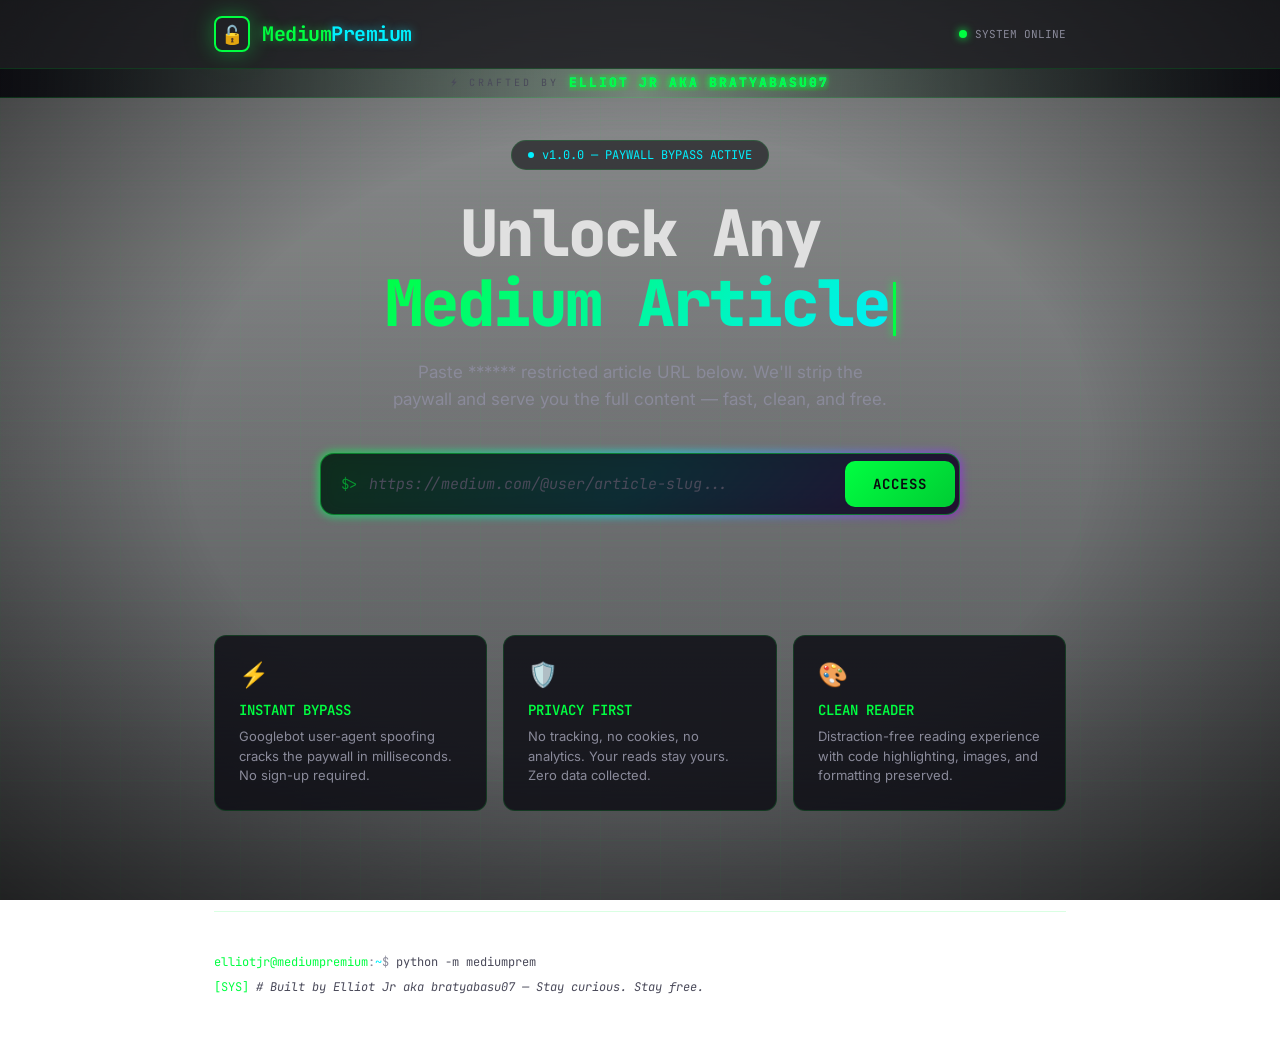
<file: templates/index.html>
<!DOCTYPE html>
<html lang="en">
<head>
  <meta charset="UTF-8">
  <meta name="viewport" content="width=device-width, initial-scale=1.0">
  <title>MediumPremium — Unlock Any Medium Article</title>
  <meta name="description" content="Bypass Medium paywall. Read any premium article for free. Futuristic. Fast. Free.">
  <meta name="author" content="Elliot Jr aka bratyabasu07">
  <link rel="preconnect" href="https://fonts.googleapis.com">
  <link rel="preconnect" href="https://fonts.gstatic.com" crossorigin>
  <link href="https://fonts.googleapis.com/css2?family=Inter:wght@400;500;600;700;800&family=JetBrains+Mono:wght@400;500;600;700;800&display=swap" rel="stylesheet">
  <link rel="stylesheet" href="/static/css/style.css">
  <link rel="icon" href="data:image/svg+xml,<svg xmlns='http://www.w3.org/2000/svg' viewBox='0 0 100 100'><text y='.9em' font-size='90'>🔓</text></svg>">
</head>
<body>
  <!-- GIF Background -->
  <div class="bg-gif"></div>
  <div class="bg-gif-overlay"></div>

  <!-- Effects -->
  <canvas id="matrix-rain"></canvas>
  <div class="scanlines"></div>
  <div class="grid-bg"></div>
  <div class="vignette"></div>

  <!-- Loading Overlay -->
  <div id="loading-overlay" class="loading-overlay">
    <div style="font-size: 32px;">🔓</div>
    <div class="loading-text">BYPASSING PAYWALL...</div>
    <div class="loading-bar"><div class="loading-bar-fill"></div></div>
  </div>

  <!-- Nav -->
  <nav class="nav">
    <div class="nav-inner">
      <a href="/" class="logo">
        <div class="logo-icon">🔓</div>
        <div class="logo-text">Medium<span>Premium</span></div>
      </a>
      <div class="nav-status">
        <div class="status-dot"></div>
        <span>SYSTEM ONLINE</span>
      </div>
    </div>
  </nav>

  <!-- Creator Banner -->
  <div class="creator-banner">
    <span class="creator-label">⚡ CRAFTED BY</span>
    <span class="creator-name" data-text="ELLIOT JR aka bratyabasu07">ELLIOT JR aka bratyabasu07</span>
  </div>

  <!-- Hero -->
  <div class="container">
    <section class="hero">
      <div class="hero-badge">
        <div class="badge-dot"></div>
        v1.0.0 — PAYWALL BYPASS ACTIVE
      </div>

      <h1>
        <span class="line1 glitch-text">Unlock Any</span><br>
        <span class="line2">Medium Article<span class="cursor"></span></span>
      </h1>

      <p class="hero-sub">
        Paste ****** restricted article URL below. We'll strip the paywall and serve you the full content — fast, clean, and free.
      </p>

      <!-- Input -->
      <div class="input-section">
        <form id="url-form" autocomplete="off">
          <div class="input-wrapper">
            <div class="input-glow"></div>
            <div class="input-box">
              <span class="input-prefix">$&gt;</span>
              <input
                type="url"
                id="url-input"
                class="url-input"
                placeholder="https://medium.com/@user/article-slug..."
                spellcheck="false"
              >
              <button type="submit" id="submit-btn" class="submit-btn">
                <span class="btn-text">ACCESS</span>
                <span class="btn-loader"><div class="spinner"></div></span>
              </button>
            </div>
          </div>
        </form>
        <div id="error-msg" class="error-msg"></div>
      </div>
    </section>

    <!-- Features -->
    <section class="features">
      <div class="feature-card">
        <div class="feature-icon">⚡</div>
        <h3>INSTANT BYPASS</h3>
        <p>Googlebot user-agent spoofing cracks the paywall in milliseconds. No sign-up required.</p>
      </div>
      <div class="feature-card">
        <div class="feature-icon">🛡️</div>
        <h3>PRIVACY FIRST</h3>
        <p>No tracking, no cookies, no analytics. Your reads stay yours. Zero data collected.</p>
      </div>
      <div class="feature-card">
        <div class="feature-icon">🎨</div>
        <h3>CLEAN READER</h3>
        <p>Distraction-free reading experience with code highlighting, images, and formatting preserved.</p>
      </div>
    </section>

    <!-- Terminal Footer -->
    <footer class="terminal-footer">
      <div class="terminal-line">
        <span class="prompt">elliotjr@mediumpremium</span><span class="cmd">:</span><span class="flag">~</span><span class="cmd">$ </span><span class="terminal-cmd-typing"></span>
      </div>
      <div class="terminal-line" style="margin-top: 4px;">
        <span class="prompt">[SYS]</span> <span class="comment"># Built by Elliot Jr aka bratyabasu07 — Stay curious. Stay free.</span>
      </div>
    </footer>
  </div>

  <script src="/static/js/app.js"></script>
</body>
</html>
</file>
<file: static/css/style.css>
/* ═══════════════════════════════════════════════════════════════
   MEDIUMPREMIUM — FUTURISTIC HACKER UI
   Author: Elliot Jr aka bratyabasu07
   ═══════════════════════════════════════════════════════════════ */

:root {
  --bg-primary: #0a0a0f;
  --bg-secondary: #0d0d14;
  --bg-card: rgba(13, 13, 20, 0.85);
  --bg-glass: rgba(10, 10, 15, 0.6);
  --neon-green: #00ff41;
  --neon-cyan: #00f0ff;
  --neon-purple: #b400ff;
  --neon-pink: #ff006e;
  --neon-amber: #ffb000;
  --text-primary: #e0e0e0;
  --text-secondary: #8a8a9a;
  --text-dim: #4a4a5a;
  --border-color: rgba(0, 255, 65, 0.15);
  --border-glow: rgba(0, 255, 65, 0.4);
  --glow-green: 0 0 20px rgba(0, 255, 65, 0.3), 0 0 40px rgba(0, 255, 65, 0.1);
  --glow-cyan: 0 0 20px rgba(0, 240, 255, 0.3), 0 0 40px rgba(0, 240, 255, 0.1);
  --glow-purple: 0 0 20px rgba(180, 0, 255, 0.3);
  --font-mono: 'JetBrains Mono', 'Fira Code', 'Cascadia Code', monospace;
  --font-body: 'Inter', -apple-system, BlinkMacSystemFont, 'Segoe UI', sans-serif;
  --radius: 12px;
  --transition: 0.3s cubic-bezier(0.4, 0, 0.2, 1);
}

* { margin: 0; padding: 0; box-sizing: border-box; }

html {
  scroll-behavior: smooth;
  scrollbar-width: thin;
  scrollbar-color: var(--neon-green) var(--bg-primary);
}

::-webkit-scrollbar { width: 6px; }
::-webkit-scrollbar-track { background: var(--bg-primary); }
::-webkit-scrollbar-thumb {
  background: var(--neon-green);
  border-radius: 3px;
}

body {
  font-family: var(--font-body);
  color: var(--text-primary);
  min-height: 100vh;
  overflow-x: hidden;
  -webkit-font-smoothing: antialiased;
  position: relative;
}

/* ── GIF Background ─────────────────────────────────────────────── */
.bg-gif {
  position: fixed;
  top: 0; left: 0;
  width: 100%; height: 100%;
  z-index: 0;
  background: url('https://media4.giphy.com/media/v1.Y2lkPTc5MGI3NjExYXFvcmhjZzlqYzQ4czhwazg5eDF2b3o0ZTZhNHk2bnRqcjJobnI3OCZlcD12MV9pbnRlcm5hbF9naWZfYnlfaWQmY3Q9Zw/sOzHwf1DF8h96A5tXU/giphy.gif')
    center center / cover no-repeat;
  image-rendering: auto;
}

/* Dark overlay on top of GIF so content is readable */
.bg-gif-overlay {
  position: fixed;
  top: 0; left: 0;
  width: 100%; height: 100%;
  z-index: 0;
  background: linear-gradient(
    180deg,
    rgba(10, 10, 15, 0.45) 0%,
    rgba(10, 10, 15, 0.55) 40%,
    rgba(10, 10, 15, 0.70) 100%
  );
}

/* ── Matrix Rain Canvas ─────────────────────────────────────────── */
#matrix-rain {
  position: fixed;
  top: 0; left: 0;
  width: 100%; height: 100%;
  z-index: 1;
  opacity: 0.08;
  pointer-events: none;
}

/* ── Scan Lines Overlay ──────────────────────────────────────────── */
.scanlines {
  position: fixed;
  top: 0; left: 0;
  width: 100%; height: 100%;
  z-index: 1;
  pointer-events: none;
  background: repeating-linear-gradient(
    0deg,
    transparent,
    transparent 2px,
    rgba(0, 255, 65, 0.015) 2px,
    rgba(0, 255, 65, 0.015) 4px
  );
}

/* ── Grid Background ─────────────────────────────────────────────── */
.grid-bg {
  position: fixed;
  top: 0; left: 0;
  width: 100%; height: 100%;
  z-index: 1;
  background-image:
    linear-gradient(rgba(0, 255, 65, 0.03) 1px, transparent 1px),
    linear-gradient(90deg, rgba(0, 255, 65, 0.03) 1px, transparent 1px);
  background-size: 60px 60px;
  pointer-events: none;
}

/* ── Layout ──────────────────────────────────────────────────────── */
.container {
  position: relative;
  z-index: 2;
  max-width: 900px;
  margin: 0 auto;
  padding: 0 24px;
}

/* ── Header / Nav ───────────────────────────────────────────────── */
.nav {
  position: fixed;
  top: 0; left: 0; right: 0;
  z-index: 100;
  padding: 16px 0;
  backdrop-filter: blur(20px) saturate(180%);
  background: rgba(10, 10, 15, 0.7);
  border-bottom: 1px solid var(--border-color);
  transition: var(--transition);
}

/* ── Creator Banner ─────────────────────────────────────────────── */
.creator-banner {
  position: fixed;
  top: 68px;
  left: 0; right: 0;
  z-index: 99;
  display: flex;
  align-items: center;
  justify-content: center;
  gap: 10px;
  padding: 6px 0;
  background: linear-gradient(90deg,
    rgba(10, 10, 15, 0.95) 0%,
    rgba(0, 255, 65, 0.06) 50%,
    rgba(10, 10, 15, 0.95) 100%);
  border-bottom: 1px solid rgba(0, 255, 65, 0.15);
  backdrop-filter: blur(12px);
}

.creator-label {
  font-family: var(--font-mono);
  font-size: 10px;
  letter-spacing: 3px;
  color: var(--text-dim);
  text-transform: uppercase;
}

.creator-name {
  position: relative;
  font-family: var(--font-mono);
  font-size: 13px;
  font-weight: 800;
  letter-spacing: 2px;
  text-transform: uppercase;
  color: var(--neon-green);
  text-shadow:
    0 0 7px rgba(0, 255, 65, 0.6),
    0 0 20px rgba(0, 255, 65, 0.3),
    0 0 40px rgba(0, 255, 65, 0.15);
  animation: creator-glow 3s ease-in-out infinite, creator-glitch 5s ease-in-out infinite;
}

/* Glitch pseudo-elements */
.creator-name::before,
.creator-name::after {
  content: attr(data-text);
  position: absolute;
  top: 0; left: 0;
  width: 100%; height: 100%;
  overflow: hidden;
}

.creator-name::before {
  color: var(--neon-cyan);
  z-index: -1;
  animation: creator-glitch-1 3s infinite linear alternate-reverse;
}

.creator-name::after {
  color: var(--neon-pink);
  z-index: -2;
  animation: creator-glitch-2 2s infinite linear alternate-reverse;
}

@keyframes creator-glow {
  0%, 100% {
    text-shadow:
      0 0 7px rgba(0, 255, 65, 0.6),
      0 0 20px rgba(0, 255, 65, 0.3);
  }
  50% {
    text-shadow:
      0 0 10px rgba(0, 255, 65, 0.8),
      0 0 30px rgba(0, 255, 65, 0.5),
      0 0 60px rgba(0, 255, 65, 0.2);
  }
}

@keyframes creator-glitch {
  0%, 90%, 100% { opacity: 1; }
  91% { opacity: 0.8; transform: translateX(-2px); }
  92% { opacity: 1; transform: translateX(0); }
  93% { opacity: 0.8; transform: translateX(2px) skewX(-1deg); }
  94% { opacity: 1; transform: translateX(0) skewX(0); }
}

@keyframes creator-glitch-1 {
  0%, 95% { clip-path: inset(0 0 0 0); transform: translate(0); }
  96% { clip-path: inset(20% 0 50% 0); transform: translate(-3px, 0); }
  97% { clip-path: inset(60% 0 10% 0); transform: translate(3px, 0); }
  98% { clip-path: inset(40% 0 30% 0); transform: translate(-2px, 0); }
  100% { clip-path: inset(0 0 0 0); transform: translate(0); }
}

@keyframes creator-glitch-2 {
  0%, 93% { clip-path: inset(0 0 0 0); transform: translate(0); }
  94% { clip-path: inset(30% 0 40% 0); transform: translate(2px, 0); }
  95% { clip-path: inset(10% 0 70% 0); transform: translate(-2px, 0); }
  96% { clip-path: inset(50% 0 20% 0); transform: translate(1px, 0); }
  100% { clip-path: inset(0 0 0 0); transform: translate(0); }
}

.nav-inner {
  max-width: 900px;
  margin: 0 auto;
  padding: 0 24px;
  display: flex;
  align-items: center;
  justify-content: space-between;
}

.logo {
  display: flex;
  align-items: center;
  gap: 12px;
  text-decoration: none;
}

.logo-icon {
  width: 36px; height: 36px;
  border: 2px solid var(--neon-green);
  border-radius: 8px;
  display: flex;
  align-items: center;
  justify-content: center;
  font-size: 18px;
  color: var(--neon-green);
  box-shadow: var(--glow-green);
  animation: pulse-glow 3s ease-in-out infinite;
}

.logo-text {
  font-family: var(--font-mono);
  font-size: 20px;
  font-weight: 700;
  color: var(--neon-green);
  text-shadow: 0 0 10px rgba(0, 255, 65, 0.5);
  letter-spacing: -0.5px;
}

.logo-text span {
  color: var(--neon-cyan);
  text-shadow: 0 0 10px rgba(0, 240, 255, 0.5);
}

.nav-status {
  display: flex;
  align-items: center;
  gap: 8px;
  font-family: var(--font-mono);
  font-size: 11px;
  color: var(--text-secondary);
}

.status-dot {
  width: 8px; height: 8px;
  background: var(--neon-green);
  border-radius: 50%;
  animation: blink 2s ease-in-out infinite;
  box-shadow: 0 0 8px var(--neon-green);
}

/* ── Hero Section ────────────────────────────────────────────────── */
.hero {
  padding: 140px 0 80px;
  text-align: center;
}

.hero-badge {
  display: inline-flex;
  align-items: center;
  gap: 8px;
  padding: 6px 16px;
  border: 1px solid var(--border-color);
  border-radius: 100px;
  font-family: var(--font-mono);
  font-size: 12px;
  color: var(--neon-cyan);
  background: var(--bg-glass);
  margin-bottom: 28px;
  animation: fadeSlideUp 0.6s ease-out;
  backdrop-filter: blur(8px);
}

.hero-badge .badge-dot {
  width: 6px; height: 6px;
  background: var(--neon-cyan);
  border-radius: 50%;
  animation: blink 1.5s ease-in-out infinite;
}

.hero h1 {
  font-family: var(--font-mono);
  font-size: clamp(36px, 6vw, 64px);
  font-weight: 800;
  line-height: 1.1;
  letter-spacing: -2px;
  margin-bottom: 20px;
  animation: fadeSlideUp 0.6s ease-out 0.1s both;
}

.hero h1 .line1 { color: var(--text-primary); }
.hero h1 .line2 {
  background: linear-gradient(135deg, var(--neon-green), var(--neon-cyan));
  -webkit-background-clip: text;
  -webkit-text-fill-color: transparent;
  background-clip: text;
}

.hero h1 .cursor {
  display: inline-block;
  width: 3px;
  height: 0.85em;
  background: var(--neon-green);
  margin-left: 4px;
  animation: cursor-blink 1s step-end infinite;
  vertical-align: middle;
  box-shadow: 0 0 8px var(--neon-green);
}

.hero-sub {
  font-size: 17px;
  color: var(--text-secondary);
  line-height: 1.6;
  max-width: 500px;
  margin: 0 auto 40px;
  animation: fadeSlideUp 0.6s ease-out 0.2s both;
}

/* ── Input Section ───────────────────────────────────────────────── */
.input-section {
  animation: fadeSlideUp 0.6s ease-out 0.3s both;
}

.input-wrapper {
  position: relative;
  max-width: 640px;
  margin: 0 auto;
}

.input-glow {
  position: absolute;
  inset: -2px;
  border-radius: 16px;
  background: linear-gradient(135deg, var(--neon-green), var(--neon-cyan), var(--neon-purple));
  opacity: 0;
  transition: opacity 0.4s ease;
  z-index: -1;
  filter: blur(4px);
}

.input-wrapper:focus-within .input-glow {
  opacity: 0.6;
}

.input-box {
  display: flex;
  align-items: center;
  background: var(--bg-card);
  border: 1px solid var(--border-color);
  border-radius: 14px;
  padding: 4px;
  transition: var(--transition);
  backdrop-filter: blur(10px);
}

.input-box:focus-within {
  border-color: var(--border-glow);
}

.input-prefix {
  padding: 0 4px 0 16px;
  font-family: var(--font-mono);
  font-size: 14px;
  color: var(--neon-green);
  opacity: 0.5;
  user-select: none;
}

.url-input {
  flex: 1;
  background: transparent;
  border: none;
  outline: none;
  padding: 16px 8px;
  font-family: var(--font-mono);
  font-size: 15px;
  color: var(--text-primary);
  caret-color: var(--neon-green);
}

.url-input::placeholder {
  color: var(--text-dim);
  font-style: italic;
}

.submit-btn {
  padding: 14px 28px;
  background: linear-gradient(135deg, var(--neon-green), #00cc33);
  color: var(--bg-primary);
  border: none;
  border-radius: 10px;
  font-family: var(--font-mono);
  font-size: 14px;
  font-weight: 700;
  cursor: pointer;
  transition: var(--transition);
  text-transform: uppercase;
  letter-spacing: 1px;
  position: relative;
  overflow: hidden;
}

.submit-btn:hover {
  box-shadow: var(--glow-green);
  transform: translateY(-1px);
}

.submit-btn:active {
  transform: translateY(0);
}

.submit-btn.loading {
  pointer-events: none;
  opacity: 0.7;
}

.submit-btn .btn-text { transition: opacity 0.2s; }
.submit-btn.loading .btn-text { opacity: 0; }
.submit-btn .btn-loader {
  position: absolute;
  inset: 0;
  display: flex;
  align-items: center;
  justify-content: center;
  opacity: 0;
  transition: opacity 0.2s;
}
.submit-btn.loading .btn-loader { opacity: 1; }

/* ── Error Message ──────────────────────────────────────────────── */
.error-msg {
  max-width: 640px;
  margin: 16px auto 0;
  padding: 12px 20px;
  background: rgba(255, 0, 110, 0.08);
  border: 1px solid rgba(255, 0, 110, 0.3);
  border-radius: 10px;
  font-family: var(--font-mono);
  font-size: 13px;
  color: var(--neon-pink);
  display: none;
  animation: shake 0.4s ease-out;
}

.error-msg.visible { display: block; }

/* ── Feature Cards ───────────────────────────────────────────────── */
.features {
  display: grid;
  grid-template-columns: repeat(auto-fit, minmax(220px, 1fr));
  gap: 16px;
  padding: 40px 0 80px;
  animation: fadeSlideUp 0.6s ease-out 0.4s both;
}

.feature-card {
  padding: 24px;
  background: var(--bg-card);
  border: 1px solid var(--border-color);
  border-radius: var(--radius);
  backdrop-filter: blur(10px);
  transition: var(--transition);
}

.feature-card:hover {
  border-color: var(--border-glow);
  transform: translateY(-4px);
  box-shadow: var(--glow-green);
}

.feature-icon {
  font-size: 24px;
  margin-bottom: 12px;
}

.feature-card h3 {
  font-family: var(--font-mono);
  font-size: 14px;
  font-weight: 600;
  color: var(--neon-green);
  margin-bottom: 8px;
}

.feature-card p {
  font-size: 13px;
  color: var(--text-secondary);
  line-height: 1.5;
}

/* ── Terminal Footer ─────────────────────────────────────────────── */
.terminal-footer {
  padding: 40px 0;
  border-top: 1px solid var(--border-color);
  margin-top: 20px;
}

.terminal-line {
  font-family: var(--font-mono);
  font-size: 12px;
  color: var(--text-dim);
  line-height: 1.8;
}

.terminal-line .prompt { color: var(--neon-green); }
.terminal-line .cmd { color: var(--text-secondary); }
.terminal-line .flag { color: var(--neon-cyan); }
.terminal-line .comment { color: var(--text-dim); font-style: italic; }

/* ═══════════════════════════════════════════════════════════════════
   ARTICLE PAGE
   ═══════════════════════════════════════════════════════════════════ */

.article-page {
  padding: 100px 0 60px;
}

.article-header {
  margin-bottom: 48px;
  animation: fadeSlideUp 0.5s ease-out;
}

.article-meta {
  display: flex;
  align-items: center;
  gap: 12px;
  font-family: var(--font-mono);
  font-size: 12px;
  color: var(--text-secondary);
  margin-bottom: 16px;
  flex-wrap: wrap;
}

.meta-item {
  display: flex;
  align-items: center;
  gap: 6px;
}

.meta-dot {
  width: 4px; height: 4px;
  background: var(--text-dim);
  border-radius: 50%;
}

.meta-badge {
  padding: 3px 10px;
  background: rgba(0, 255, 65, 0.08);
  border: 1px solid rgba(0, 255, 65, 0.2);
  border-radius: 100px;
  color: var(--neon-green);
  font-size: 11px;
}

.article-title {
  font-family: var(--font-mono);
  font-size: clamp(28px, 5vw, 44px);
  font-weight: 800;
  line-height: 1.2;
  letter-spacing: -1px;
  color: var(--text-primary);
  margin-bottom: 16px;
}

.article-author-row {
  display: flex;
  align-items: center;
  gap: 12px;
}

.author-avatar {
  width: 40px; height: 40px;
  border-radius: 50%;
  border: 2px solid var(--neon-cyan);
  display: flex;
  align-items: center;
  justify-content: center;
  font-size: 16px;
  background: var(--bg-card);
  box-shadow: var(--glow-cyan);
}

.author-info {
  display: flex;
  flex-direction: column;
  gap: 2px;
}

.author-name {
  font-weight: 600;
  font-size: 15px;
  color: var(--text-primary);
}

.author-date {
  font-family: var(--font-mono);
  font-size: 12px;
  color: var(--text-secondary);
}

/* ── Featured Image ──────────────────────────────────────────────── */
.article-featured {
  margin: 0 -24px 40px;
  max-height: 400px;
  overflow: hidden;
  border-radius: var(--radius);
  border: 1px solid var(--border-color);
}

.article-featured img {
  width: 100%;
  height: 100%;
  object-fit: cover;
  display: block;
}

/* ── Article Content ────────────────────────────────────────────── */
.article-body {
  max-width: 680px;
  margin: 0 auto;
  font-size: 17px;
  line-height: 1.8;
  color: var(--text-secondary);
  animation: fadeSlideUp 0.5s ease-out 0.1s both;
  background: var(--bg-card);
  padding: 40px;
  border-radius: var(--radius);
  border: 1px solid var(--border-color);
  backdrop-filter: blur(12px);
}

.article-body h2 {
  font-family: var(--font-mono);
  font-size: 24px;
  font-weight: 700;
  color: var(--neon-cyan);
  margin: 40px 0 16px;
  text-shadow: 0 0 10px rgba(0, 240, 255, 0.2);
}

.article-body h3 {
  font-family: var(--font-mono);
  font-size: 20px;
  font-weight: 600;
  color: var(--neon-green);
  margin: 32px 0 12px;
}

.article-body p {
  margin: 0 0 20px;
}

.article-body a {
  color: var(--neon-cyan);
  text-decoration: none;
  border-bottom: 1px solid rgba(0, 240, 255, 0.3);
  transition: var(--transition);
}

.article-body a:hover {
  color: var(--neon-green);
  border-color: var(--neon-green);
  text-shadow: 0 0 8px rgba(0, 255, 65, 0.3);
}

.article-body blockquote {
  margin: 24px 0;
  padding: 16px 24px;
  border-left: 3px solid var(--neon-purple);
  background: rgba(180, 0, 255, 0.05);
  border-radius: 0 8px 8px 0;
  color: var(--text-secondary);
  font-style: italic;
}

.article-body pre {
  margin: 24px 0;
  padding: 20px;
  background: rgba(10, 10, 15, 0.9);
  border: 1px solid var(--border-color);
  border-radius: 10px;
  overflow-x: auto;
  font-family: var(--font-mono);
  font-size: 14px;
  color: var(--neon-green);
  line-height: 1.6;
}

.article-body code {
  font-family: var(--font-mono);
  font-size: 0.9em;
  padding: 2px 8px;
  background: rgba(0, 255, 65, 0.06);
  border: 1px solid rgba(0, 255, 65, 0.15);
  border-radius: 4px;
  color: var(--neon-green);
}

.article-body pre code {
  padding: 0;
  background: none;
  border: none;
}

.article-body img {
  max-width: 100%;
  border-radius: 8px;
  border: 1px solid var(--border-color);
  margin: 16px 0;
}

.article-body ul, .article-body ol {
  margin: 0 0 20px;
  padding-left: 24px;
}

.article-body li {
  margin: 8px 0;
}

.article-body li::marker {
  color: var(--neon-green);
}

.article-body figure {
  margin: 24px 0;
  text-align: center;
}

.article-body figcaption {
  font-family: var(--font-mono);
  font-size: 13px;
  color: var(--text-dim);
  margin-top: 8px;
}

/* ── Article Tags ────────────────────────────────────────────────── */
.article-tags {
  display: flex;
  gap: 8px;
  flex-wrap: wrap;
  margin-top: 48px;
  padding-top: 24px;
  border-top: 1px solid var(--border-color);
}

.tag {
  padding: 5px 14px;
  background: rgba(0, 240, 255, 0.06);
  border: 1px solid rgba(0, 240, 255, 0.15);
  border-radius: 100px;
  font-family: var(--font-mono);
  font-size: 12px;
  color: var(--neon-cyan);
  transition: var(--transition);
}

.tag:hover {
  border-color: var(--neon-cyan);
  box-shadow: var(--glow-cyan);
}

/* ── Back Button ─────────────────────────────────────────────────── */
.back-btn {
  display: inline-flex;
  align-items: center;
  gap: 8px;
  padding: 10px 20px;
  margin-bottom: 32px;
  background: var(--bg-card);
  border: 1px solid var(--border-color);
  border-radius: 10px;
  font-family: var(--font-mono);
  font-size: 13px;
  color: var(--neon-green);
  cursor: pointer;
  text-decoration: none;
  transition: var(--transition);
  backdrop-filter: blur(10px);
}

.back-btn:hover {
  border-color: var(--border-glow);
  box-shadow: var(--glow-green);
  transform: translateX(-4px);
}

/* ── Animations ──────────────────────────────────────────────────── */
@keyframes fadeSlideUp {
  from { opacity: 0; transform: translateY(20px); }
  to { opacity: 1; transform: translateY(0); }
}

@keyframes pulse-glow {
  0%, 100% { box-shadow: 0 0 8px rgba(0, 255, 65, 0.3); }
  50% { box-shadow: 0 0 20px rgba(0, 255, 65, 0.6), 0 0 40px rgba(0, 255, 65, 0.2); }
}

@keyframes blink {
  0%, 100% { opacity: 1; }
  50% { opacity: 0.3; }
}

@keyframes cursor-blink {
  0%, 100% { opacity: 1; }
  50% { opacity: 0; }
}

@keyframes shake {
  0%, 100% { transform: translateX(0); }
  20% { transform: translateX(-8px); }
  40% { transform: translateX(8px); }
  60% { transform: translateX(-4px); }
  80% { transform: translateX(4px); }
}

@keyframes text-glitch {
  0%, 100% { text-shadow: 0 0 10px rgba(0, 255, 65, 0.5); }
  5% { text-shadow: -3px 0 var(--neon-pink), 3px 0 var(--neon-cyan); transform: translate(2px, -1px); }
  10% { text-shadow: 3px 0 var(--neon-cyan), -3px 0 var(--neon-pink); transform: translate(-2px, 1px); }
  15% { text-shadow: 0 0 10px rgba(0, 255, 65, 0.5); transform: translate(0); }
  30% { text-shadow: -2px 0 var(--neon-pink), 2px 0 var(--neon-cyan); transform: translate(-1px, 2px) skewX(-2deg); }
  35% { text-shadow: 2px 0 var(--neon-cyan), -2px 0 var(--neon-pink); transform: translate(1px, -1px) skewX(1deg); }
  40% { text-shadow: 0 0 10px rgba(0, 255, 65, 0.5); transform: translate(0) skewX(0); }
  60% { text-shadow: -3px 0 var(--neon-cyan), 3px 0 var(--neon-pink); transform: translate(3px, 0); }
  65% { text-shadow: 0 0 10px rgba(0, 255, 65, 0.5); transform: translate(0); }
  80% { text-shadow: 2px 0 var(--neon-pink), -2px 0 var(--neon-cyan); transform: translate(-2px, 1px); }
  85% { text-shadow: 0 0 10px rgba(0, 255, 65, 0.5); transform: translate(0); }
}

.glitch-text {
  animation: text-glitch 0.8s linear infinite;
}

/* ── Spinner ─────────────────────────────────────────────────────── */
.spinner {
  width: 20px; height: 20px;
  border: 2px solid transparent;
  border-top: 2px solid var(--bg-primary);
  border-radius: 50%;
  animation: spin 0.6s linear infinite;
}

@keyframes spin {
  to { transform: rotate(360deg); }
}

/* ── Loading Overlay ─────────────────────────────────────────────── */
.loading-overlay {
  position: fixed;
  inset: 0;
  z-index: 999;
  background: rgba(10, 10, 15, 0.95);
  display: flex;
  flex-direction: column;
  align-items: center;
  justify-content: center;
  gap: 24px;
  opacity: 0;
  pointer-events: none;
  transition: opacity 0.4s ease;
}

.loading-overlay.active {
  opacity: 1;
  pointer-events: all;
}

.loading-text {
  font-family: var(--font-mono);
  font-size: 14px;
  color: var(--neon-green);
  animation: blink 1s ease-in-out infinite;
}

.loading-bar {
  width: 200px;
  height: 2px;
  background: var(--border-color);
  border-radius: 2px;
  overflow: hidden;
}

.loading-bar-fill {
  height: 100%;
  background: var(--neon-green);
  border-radius: 2px;
  animation: load-progress 1.5s ease-in-out infinite;
  box-shadow: 0 0 10px var(--neon-green);
}

@keyframes load-progress {
  0% { width: 0; margin-left: 0; }
  50% { width: 70%; margin-left: 15%; }
  100% { width: 0; margin-left: 100%; }
}

/* ── Vignette effect around edges ───────────────────────────────── */
.vignette {
  position: fixed;
  top: 0; left: 0;
  width: 100%; height: 100%;
  z-index: 1;
  pointer-events: none;
  background: radial-gradient(ellipse at center, transparent 50%, rgba(0, 0, 0, 0.6) 100%);
}

/* ── Responsive ──────────────────────────────────────────────────── */
@media (max-width: 640px) {
  .hero { padding: 120px 0 60px; }
  .hero h1 { letter-spacing: -1px; }
  .features { grid-template-columns: 1fr; }
  .submit-btn { padding: 14px 20px; }
  .article-body { padding: 24px; font-size: 16px; }
  .article-featured { margin: 0 0 40px; }
}

/* ── Author Avatar (real image from GraphQL) ─────────────────────── */
.author-avatar-img {
  width: 44px; height: 44px;
  border-radius: 50%;
  border: 2px solid var(--neon-cyan);
  object-fit: cover;
  box-shadow: var(--glow-cyan);
}

/* ── Publication Name ────────────────────────────────────────────── */
.publication-name {
  color: var(--neon-cyan);
  font-weight: 600;
}

.author-name a {
  color: var(--text-primary);
  text-decoration: none;
  transition: var(--transition);
}

.author-name a:hover {
  color: var(--neon-cyan);
  text-shadow: 0 0 8px rgba(0, 240, 255, 0.3);
}

/* ── Article Stats ───────────────────────────────────────────────── */
.article-stats {
  display: flex;
  gap: 20px;
  margin-top: 16px;
  font-family: var(--font-mono);
  font-size: 13px;
  color: var(--text-dim);
}

/* ── Mixtape Embed (link cards) ──────────────────────────────────── */
.article-body .mixtape-embed {
  margin: 20px 0;
  padding: 16px 24px;
  background: rgba(0, 240, 255, 0.04);
  border: 1px solid rgba(0, 240, 255, 0.15);
  border-radius: 10px;
  transition: var(--transition);
}

.article-body .mixtape-embed:hover {
  border-color: var(--neon-cyan);
  box-shadow: var(--glow-cyan);
}

.article-body .mixtape-embed a {
  text-decoration: none;
  border-bottom: none;
}

.article-body .mixtape-embed a strong {
  color: var(--text-primary);
  font-size: 15px;
  display: block;
  margin-bottom: 4px;
}

.article-body .mixtape-embed a span {
  color: var(--text-secondary);
  font-size: 13px;
}

/* ── Embed Container (iframes) ──────────────────────────────────── */
.embed-container {
  margin: 24px 0;
  border-radius: 10px;
  overflow: hidden;
  border: 1px solid var(--border-color);
}

.embed-container iframe {
  display: block;
  max-width: 100%;
  margin: 0 auto;
}

/* ── Article body h4 ─────────────────────────────────────────────── */
.article-body h4 {
  font-family: var(--font-mono);
  font-size: 17px;
  font-weight: 600;
  color: var(--neon-amber);
  margin: 28px 0 10px;
}

/* ── HR separator styling ────────────────────────────────────────── */
.article-body hr {
  border: none;
  height: 1px;
  background: linear-gradient(90deg, transparent, var(--neon-green), transparent);
  margin: 40px 0;
  opacity: 0.4;
}
</file>
